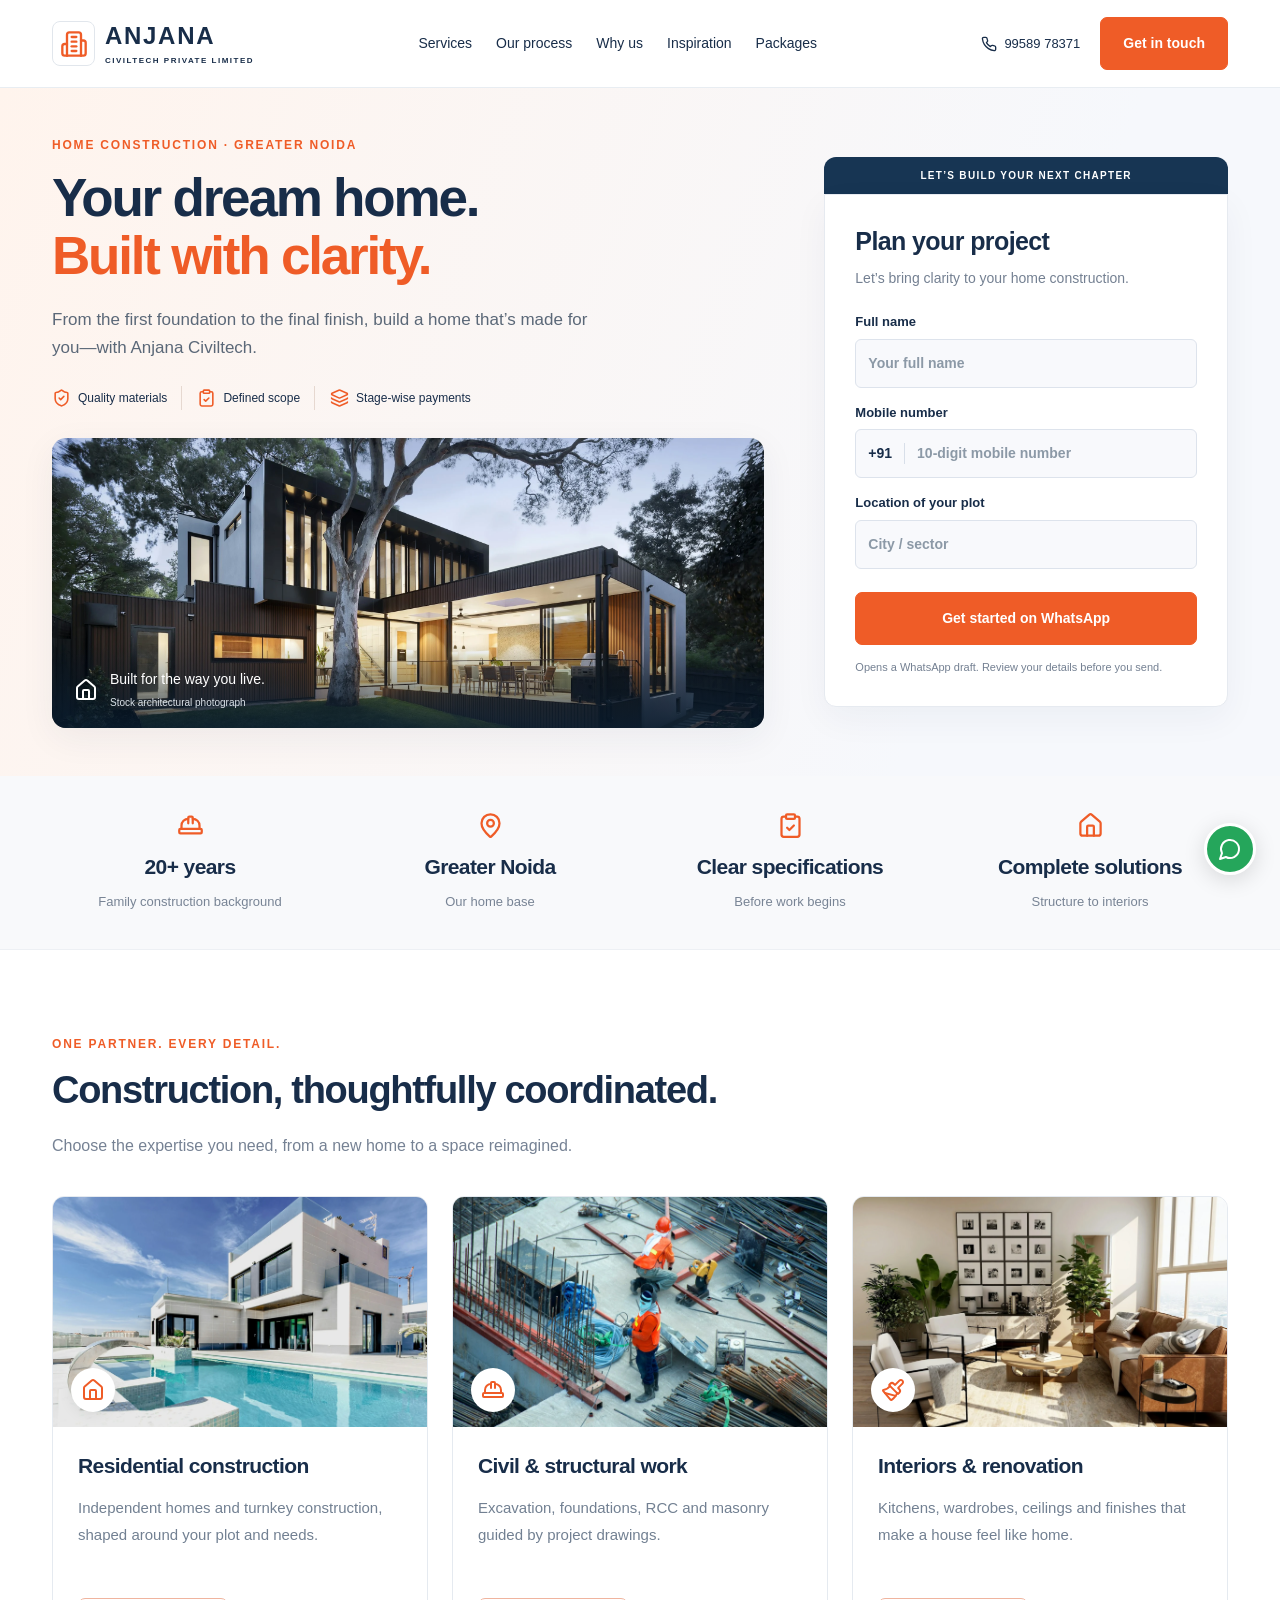
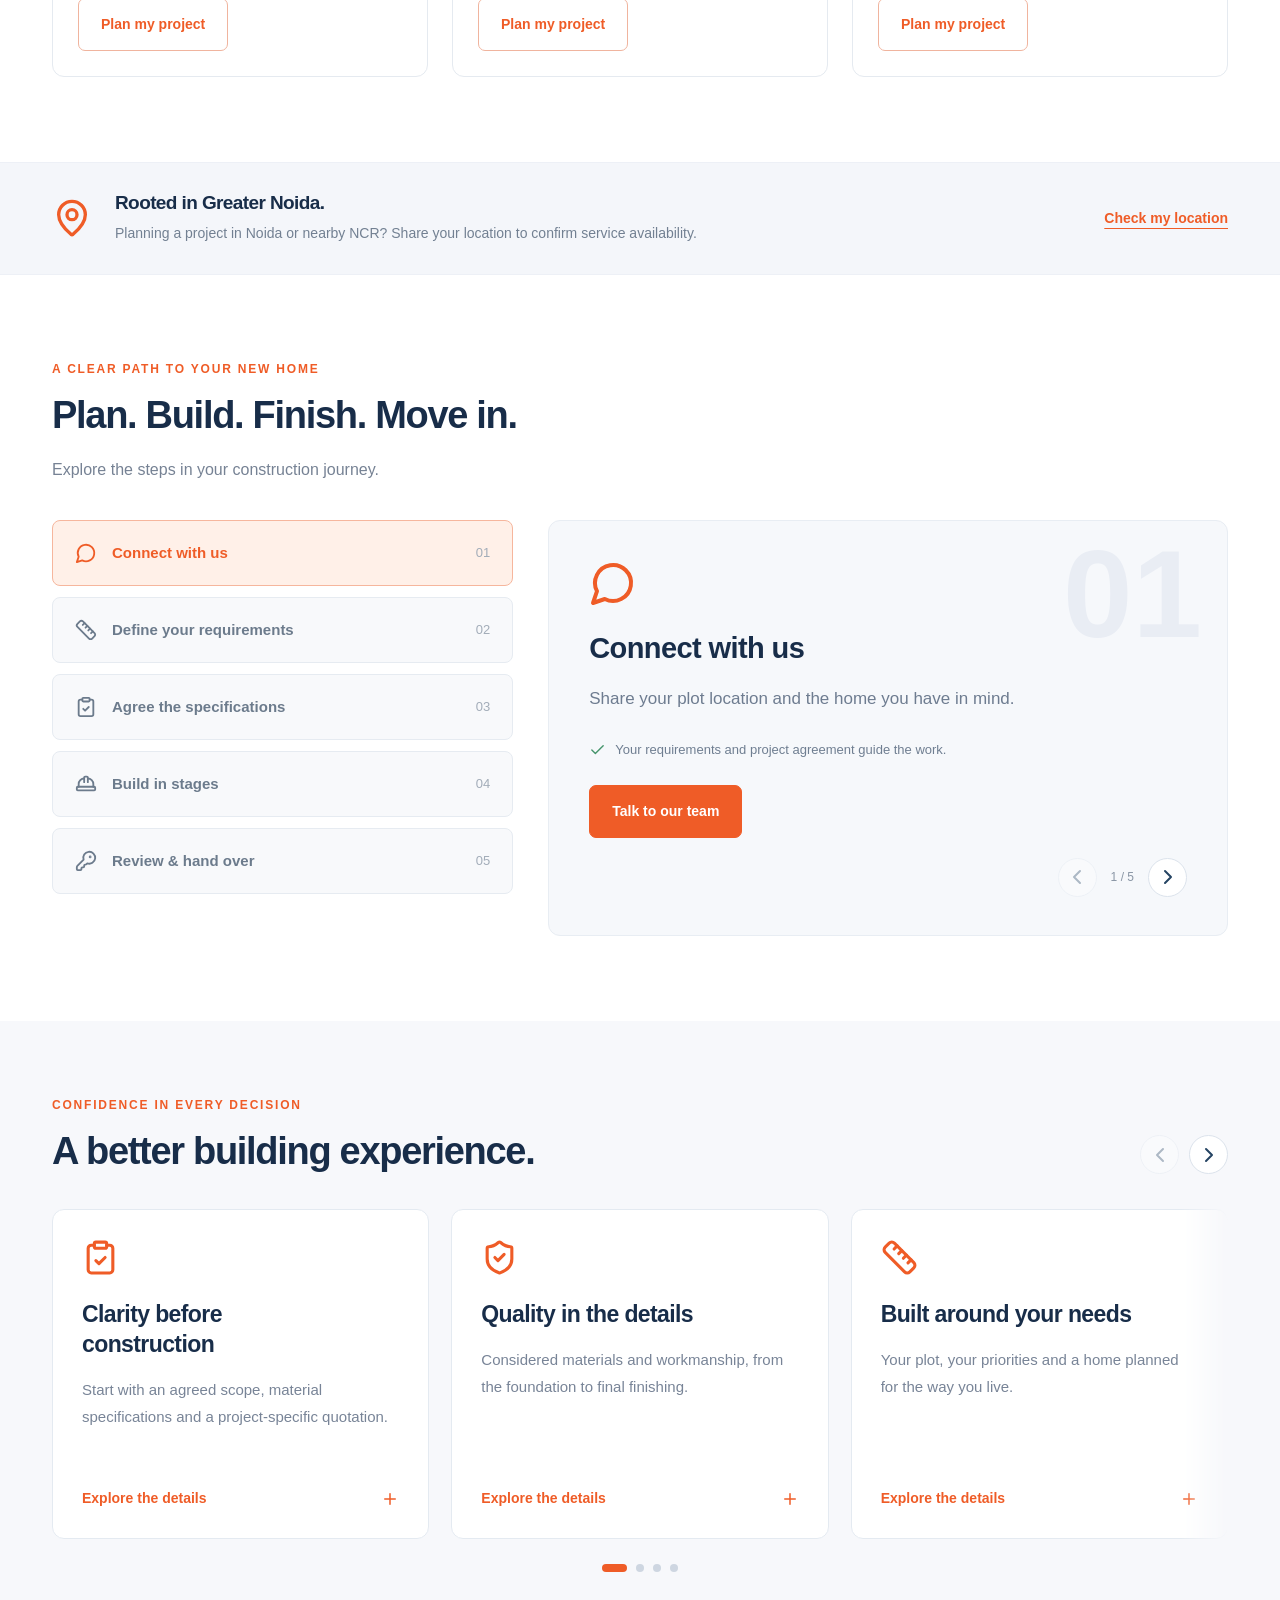
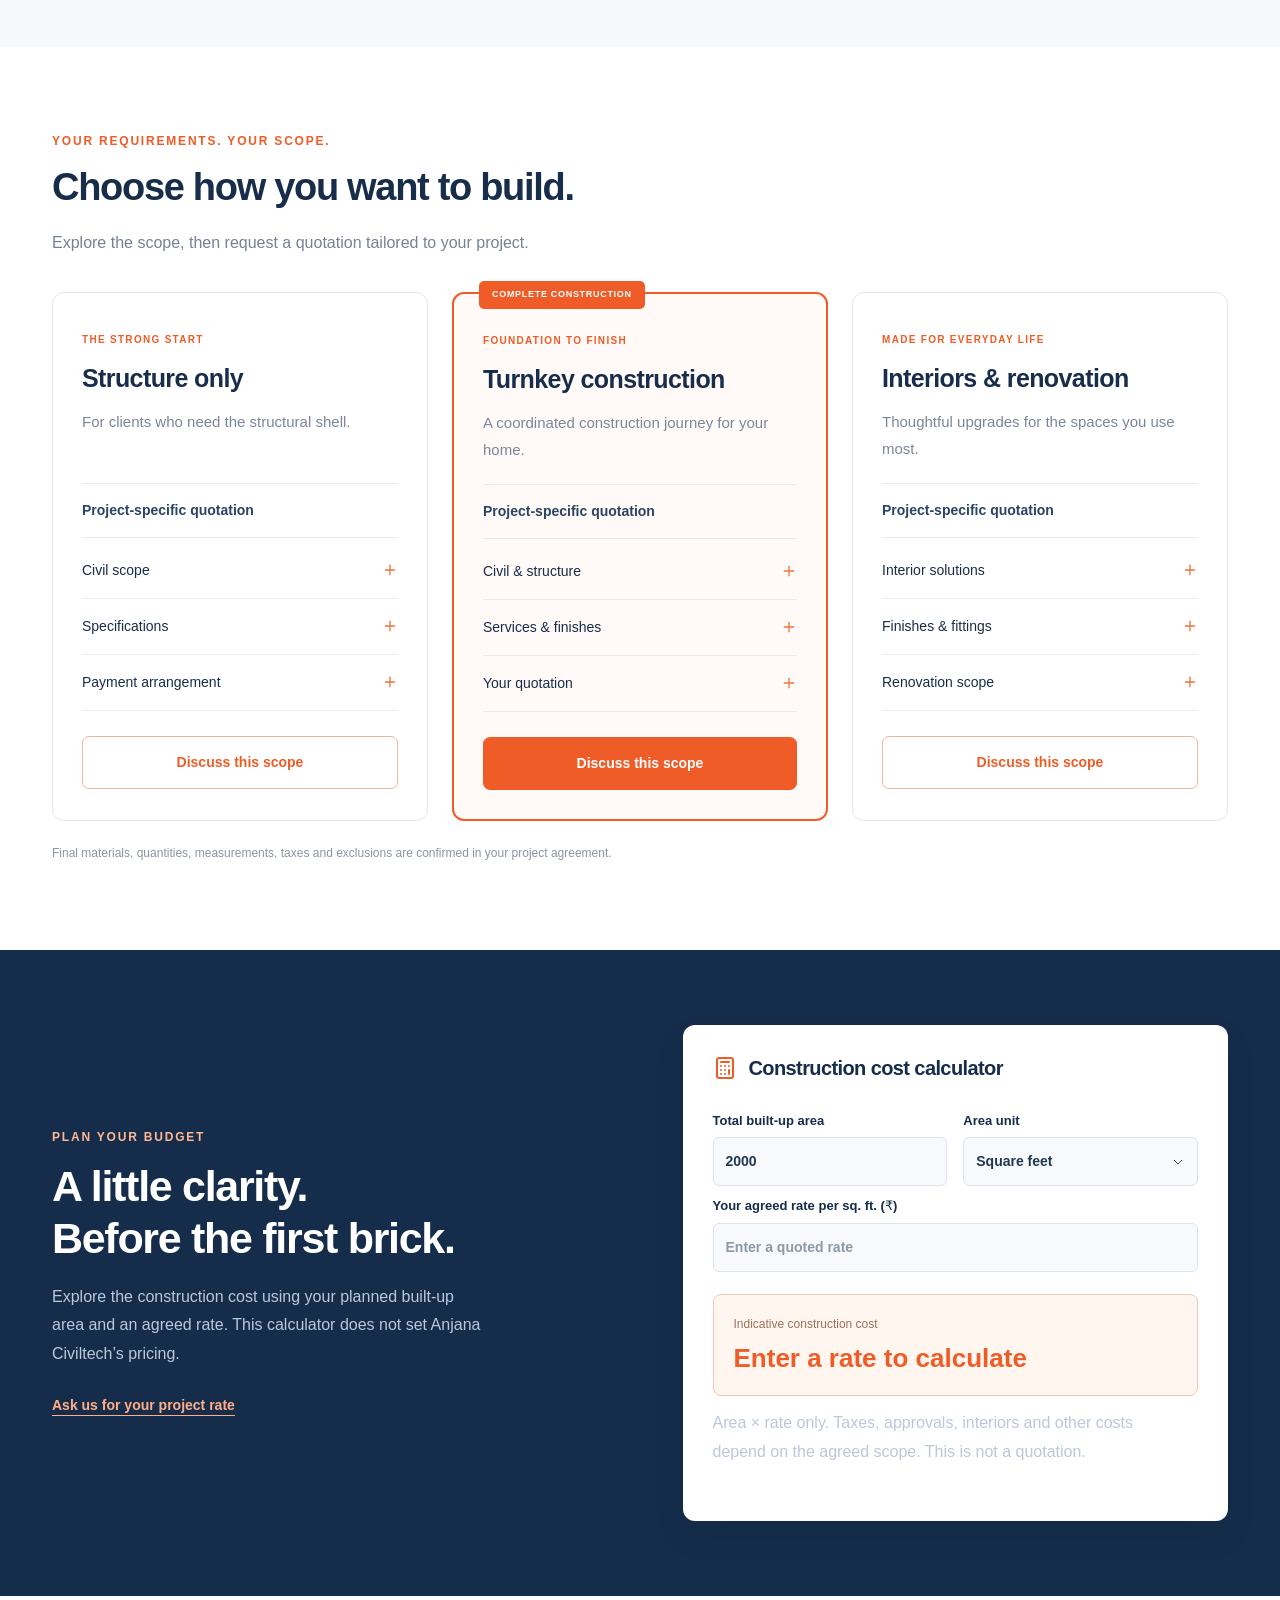
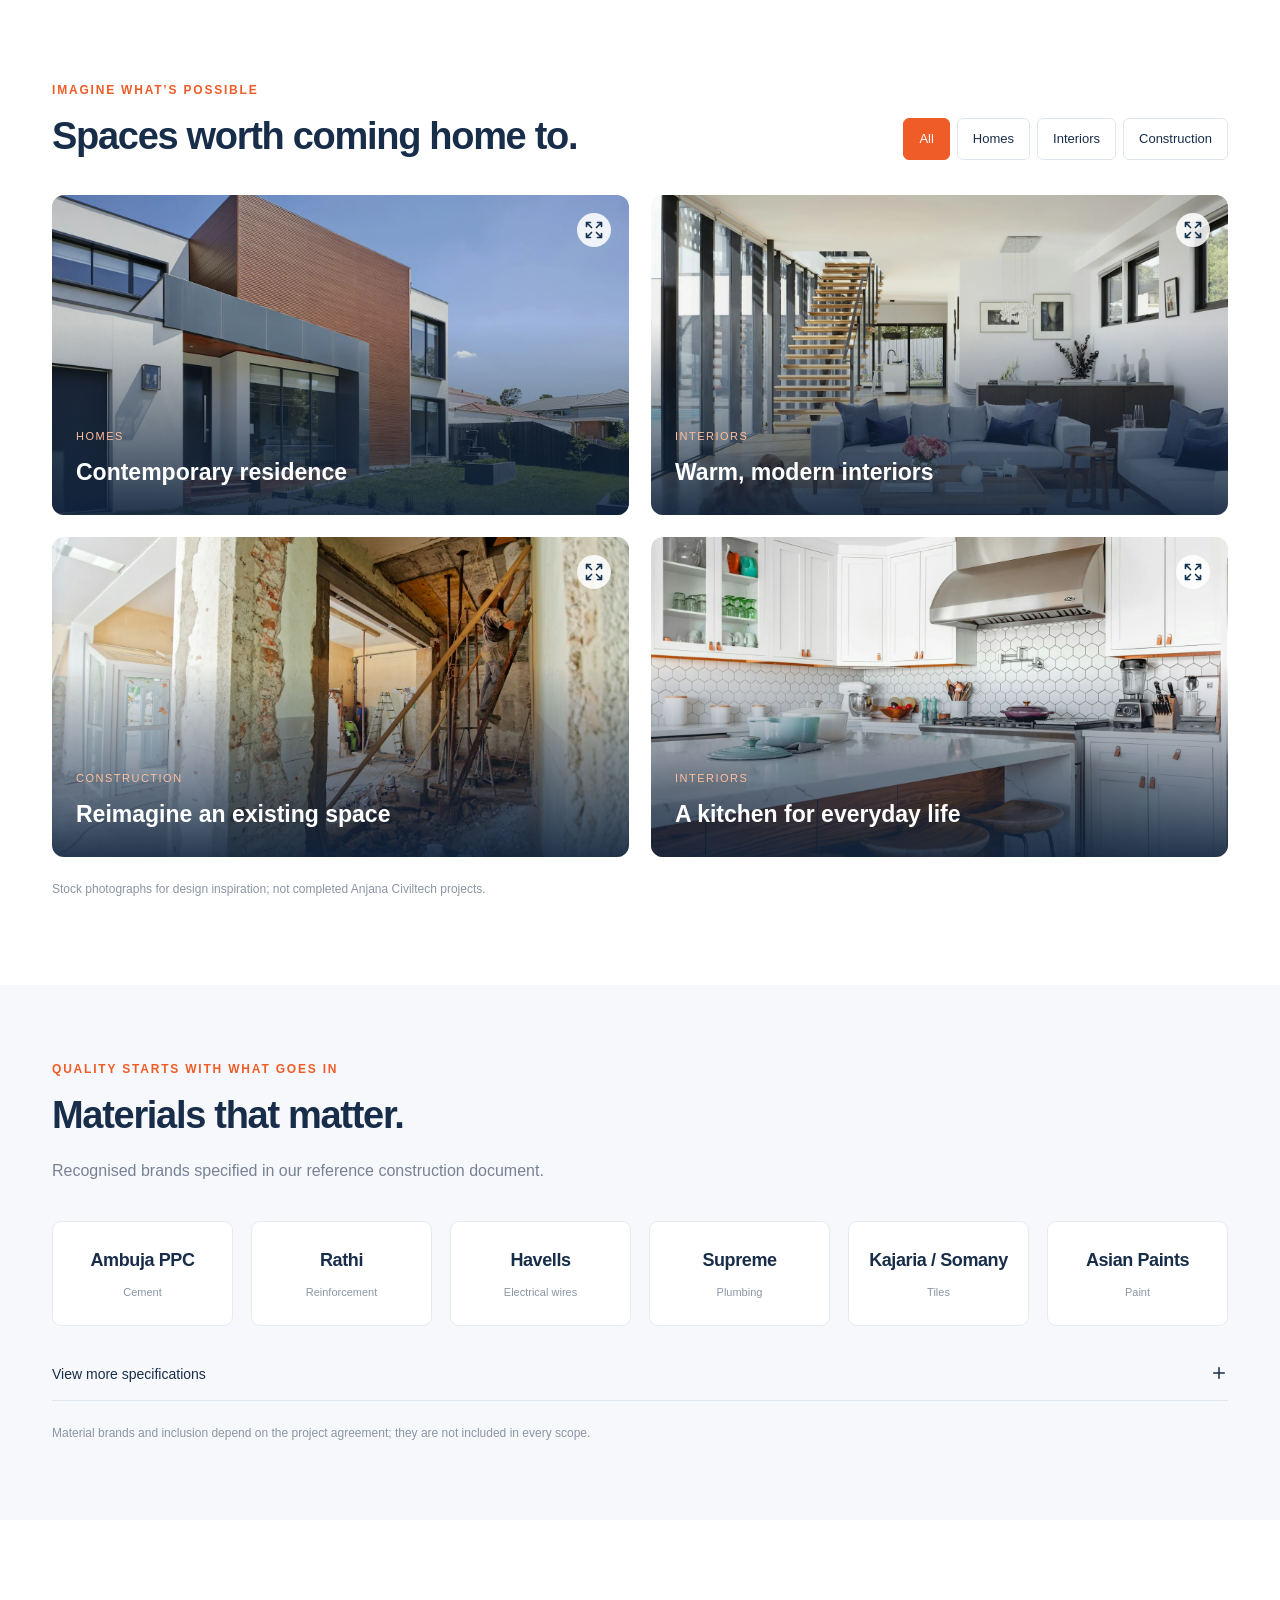
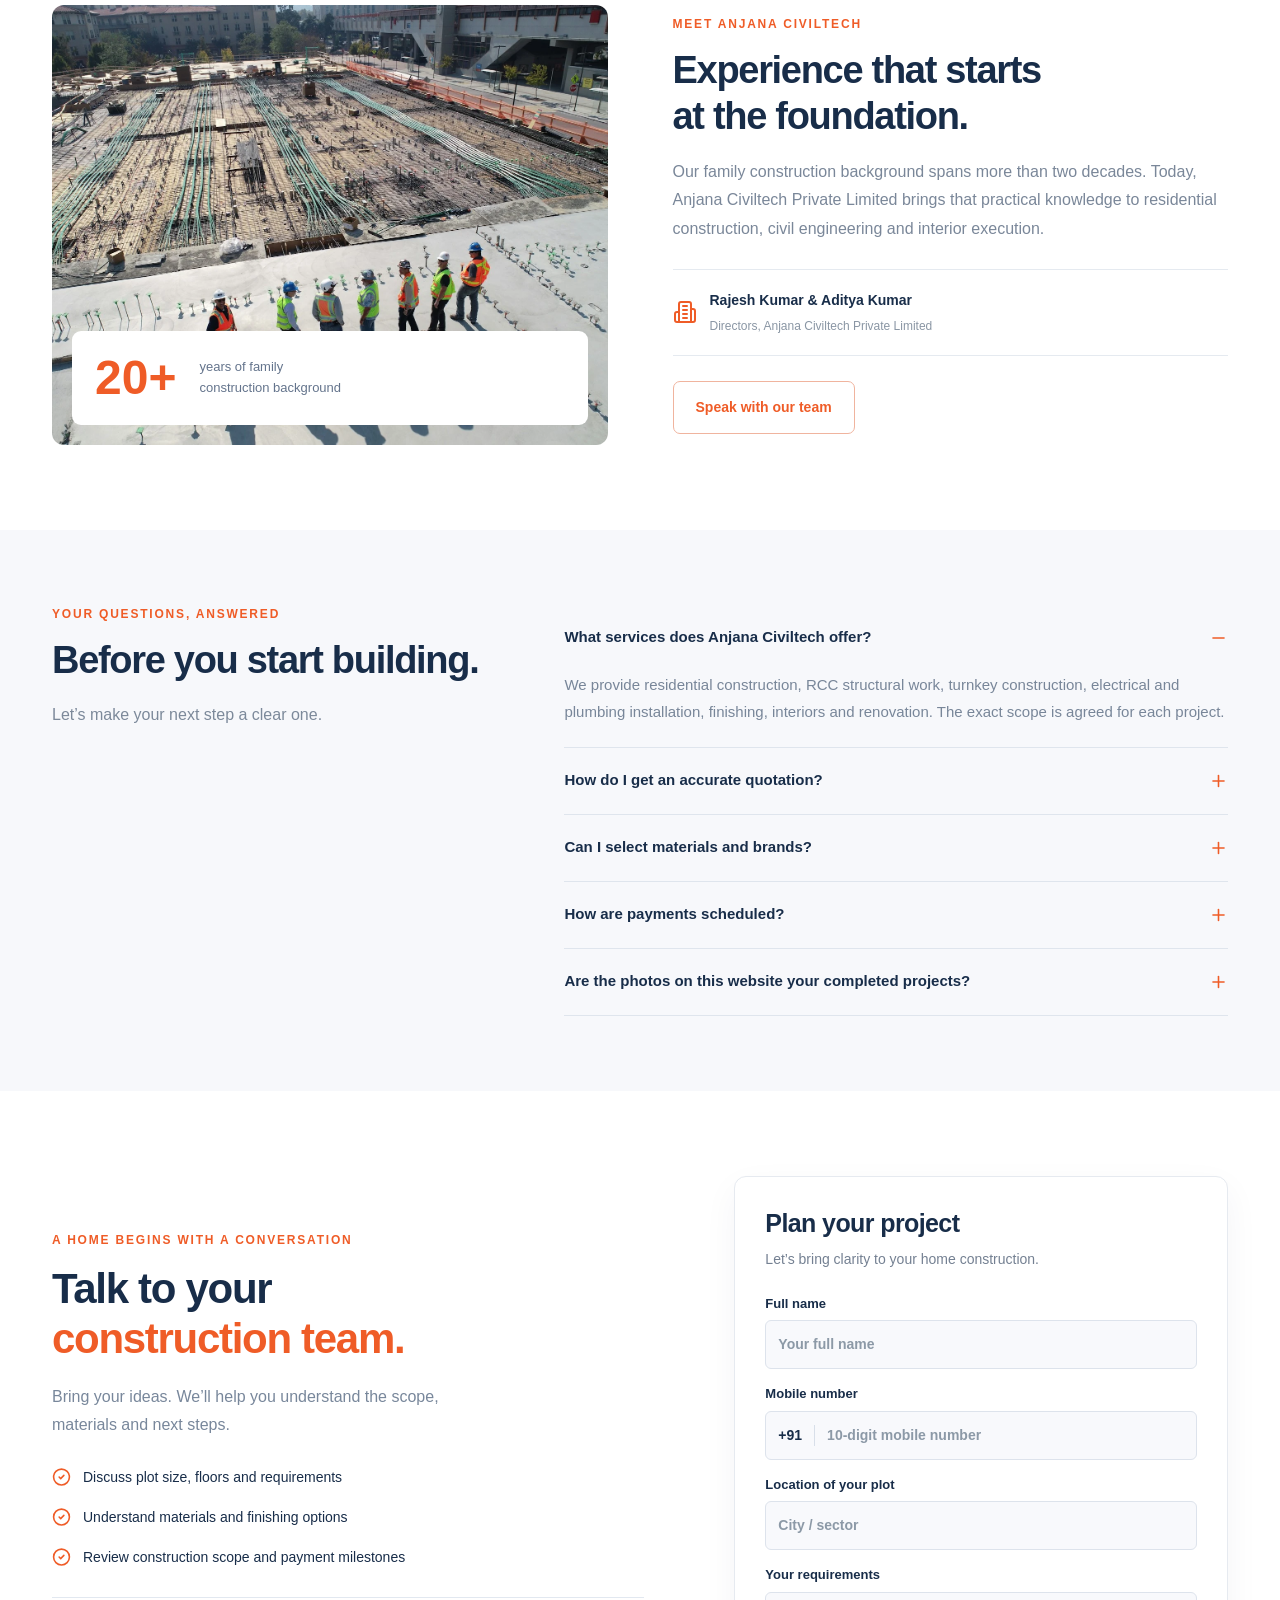
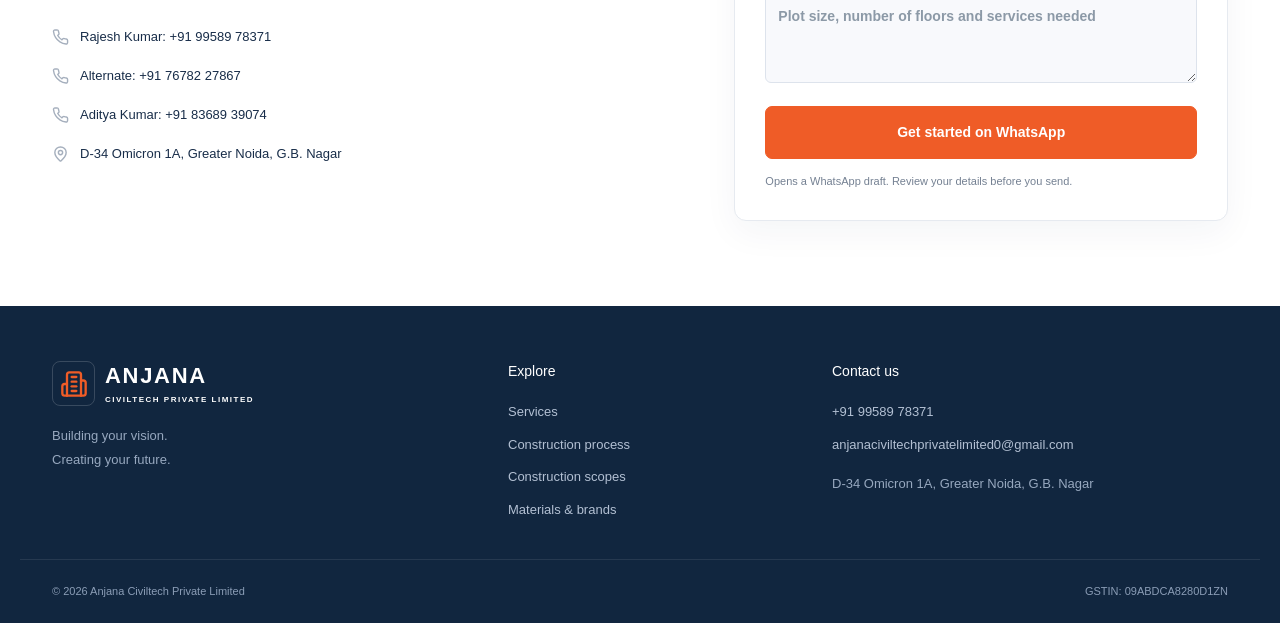
<file: index.html>
<!doctype html><html lang="en-IN"><head><meta charset="UTF-8"/><meta name="viewport" content="width=device-width, initial-scale=1.0"/><meta name="description" content="Anjana Civiltech: residential construction, civil engineering and interiors in Greater Noida. Explore our services and request a consultation."/><title>Anjana Civiltech | Build a home. Build a future.</title><meta name="theme-color" content="#153f35"/>  <script type="module" crossorigin src="./assets/index-CqKufA1H.js"></script>
  <link rel="stylesheet" crossorigin href="./assets/index-CwtaCUrN.css">
</head><body><div id="root"></div></body></html>
</file>
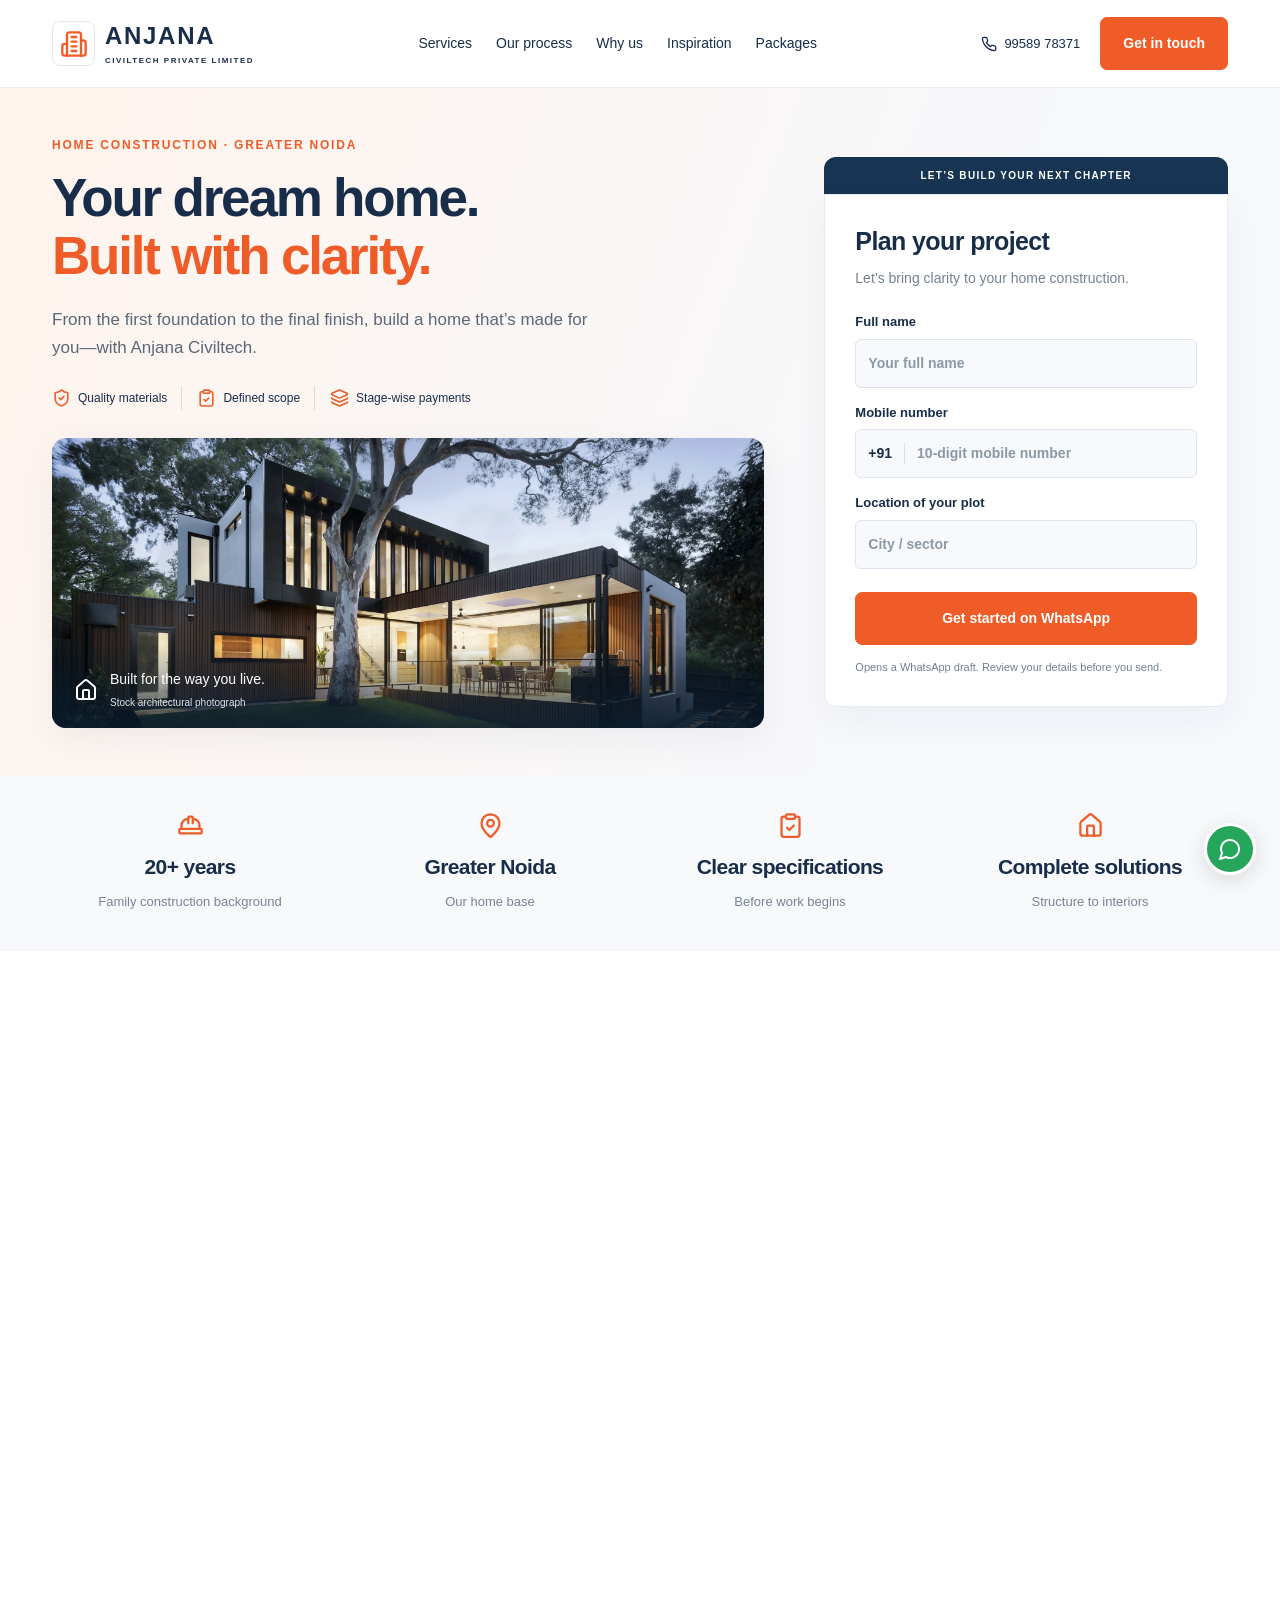
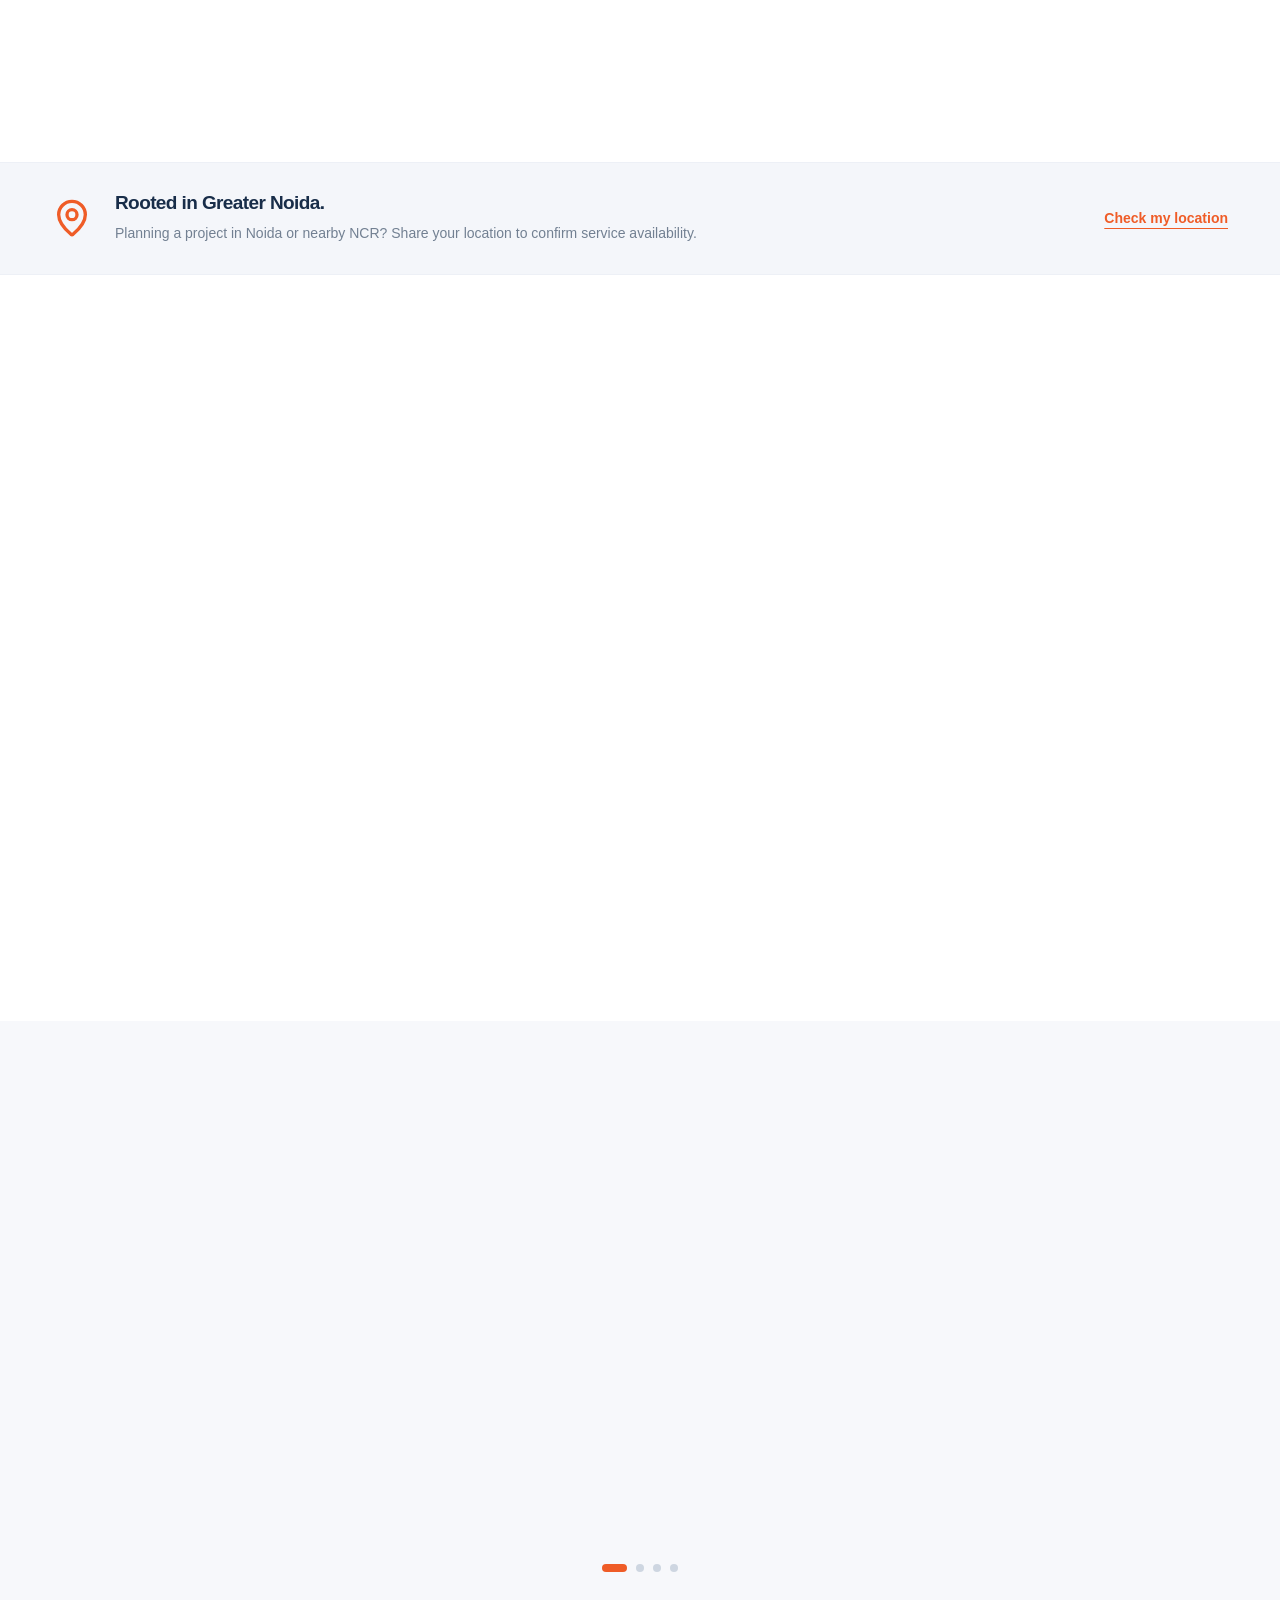
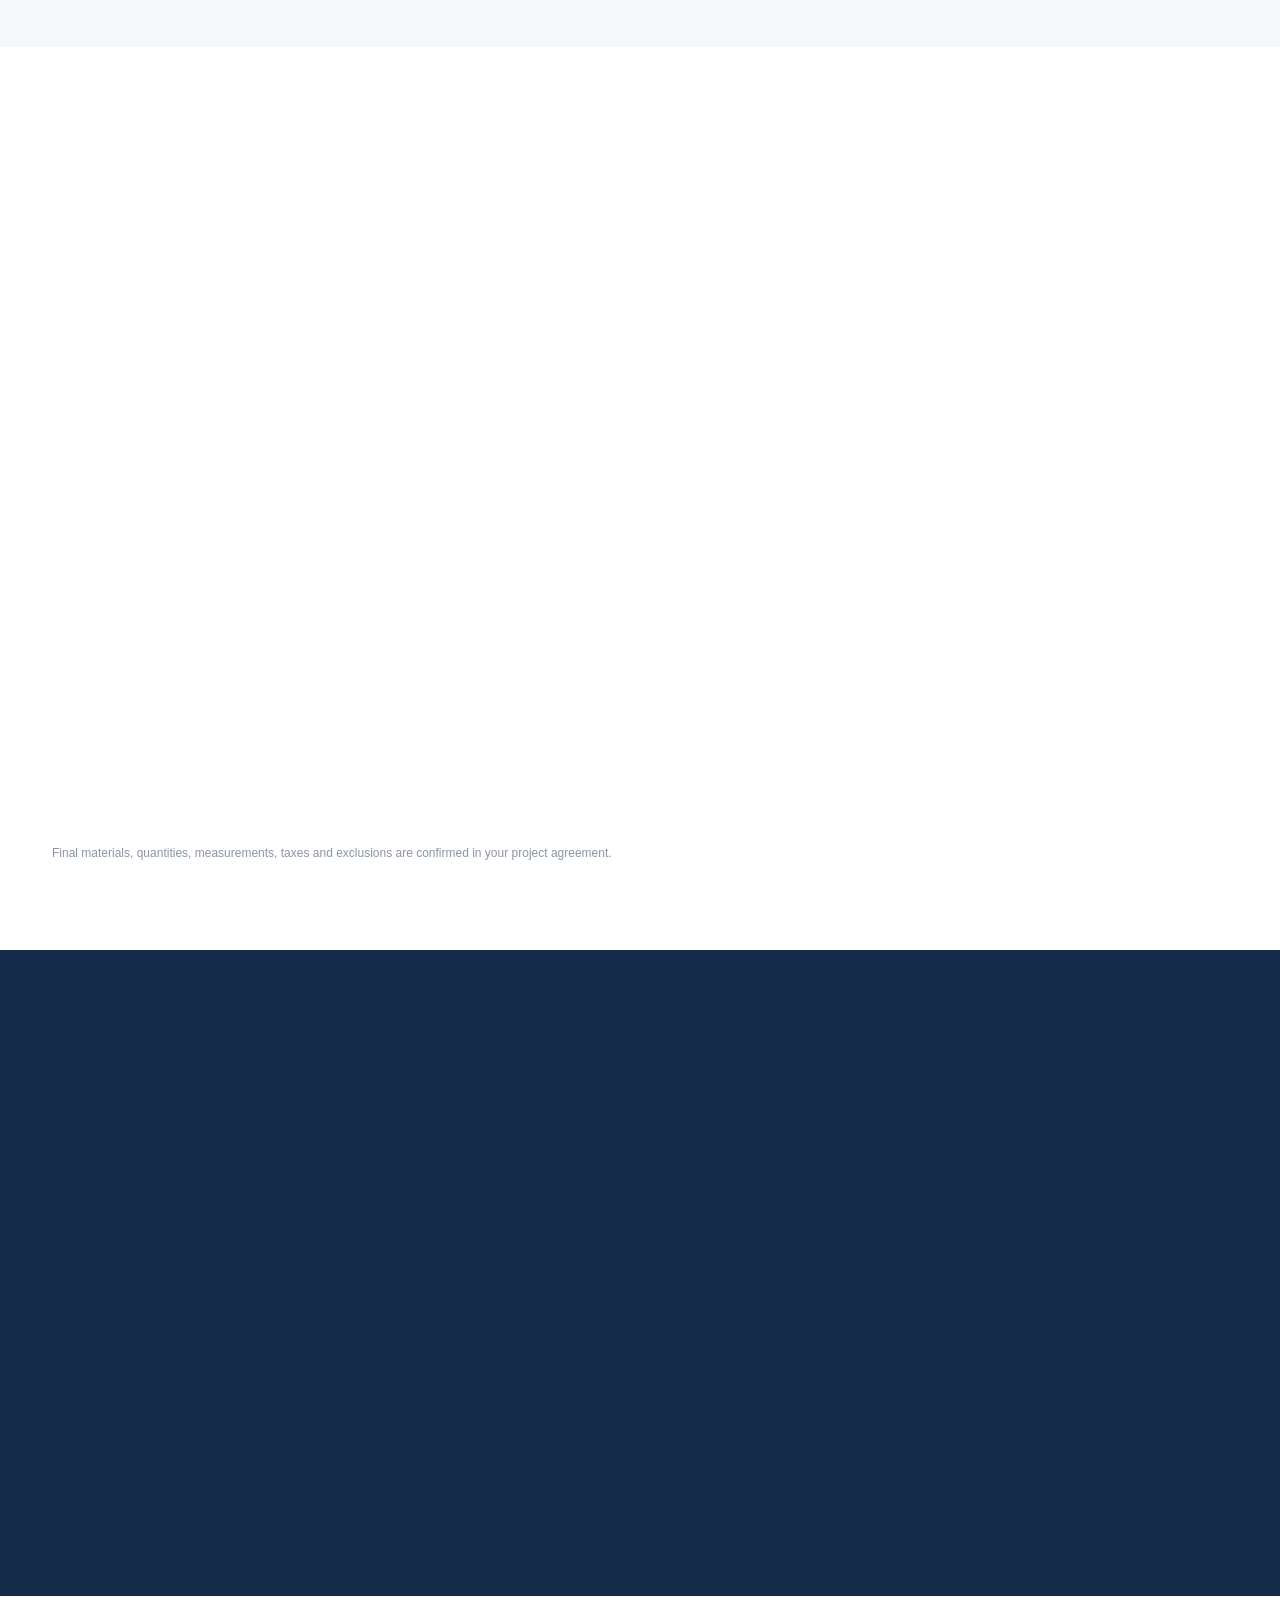
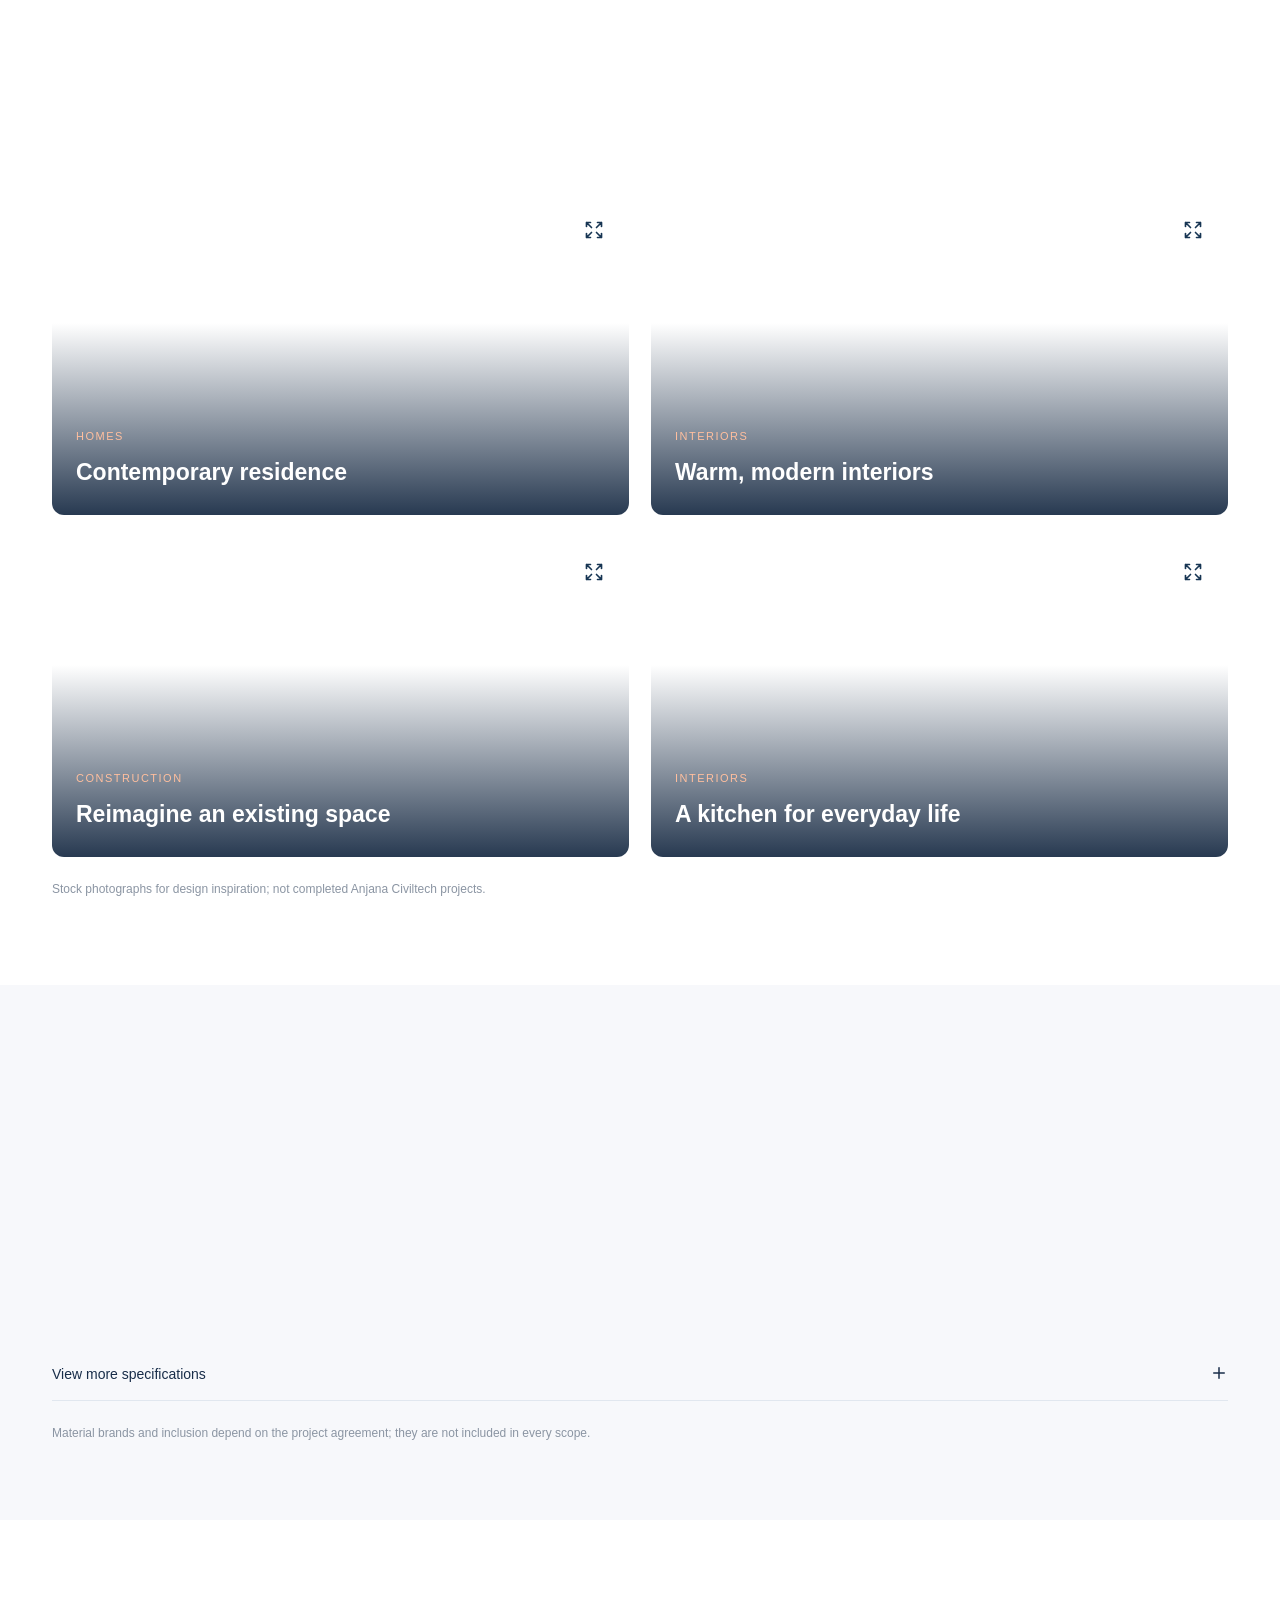
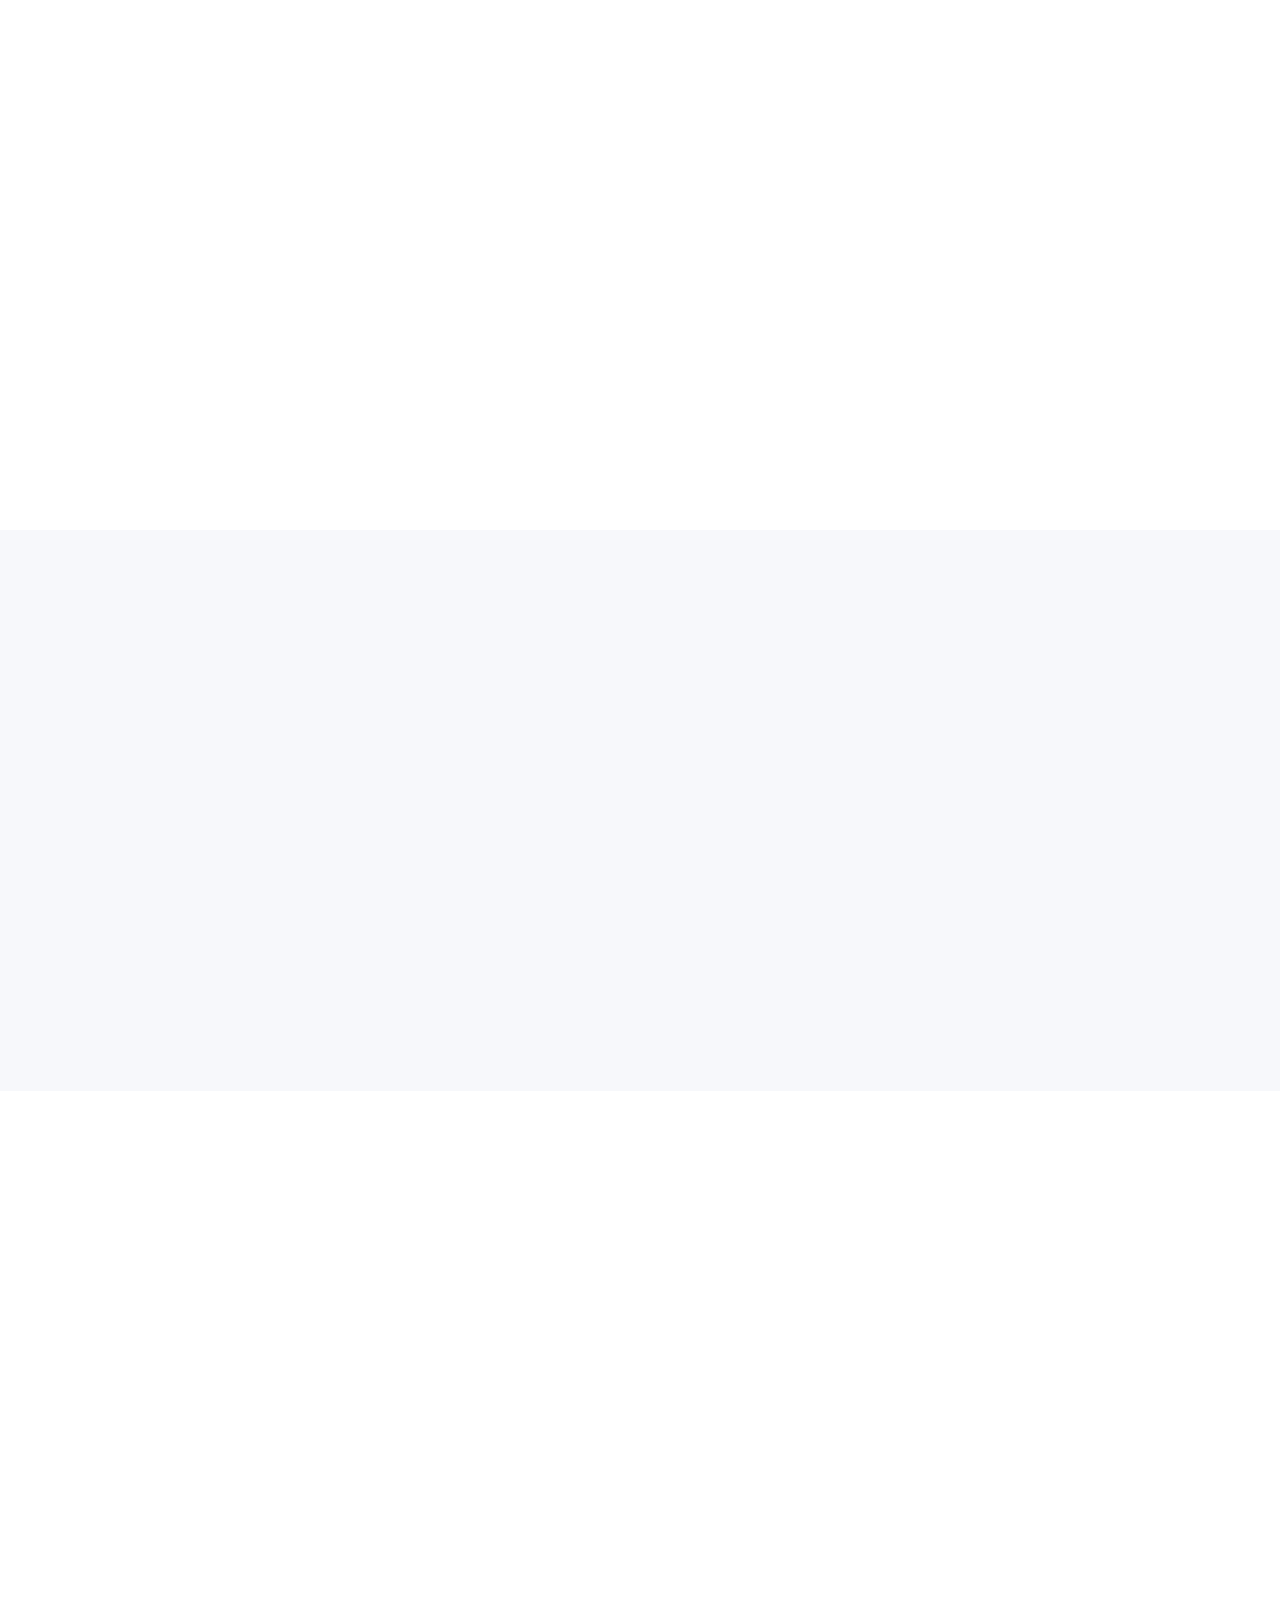
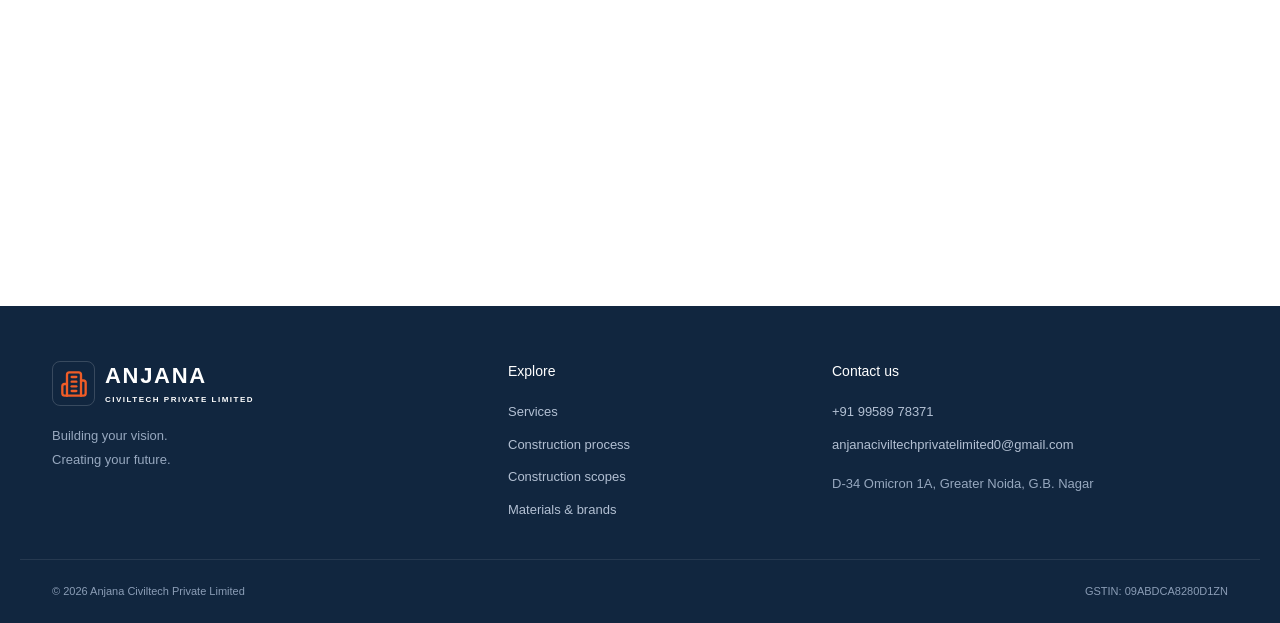
<file: materials/index.html>
<!doctype html><html><head><meta charset="utf-8"><meta http-equiv="refresh" content="0;url=../#materials"><title>Anjana Civiltech</title></head><body><a href="../#materials">Continue to Anjana Civiltech</a></body></html>
</file>
<file: assets/index-CwtaCUrN.css>
/*! tailwindcss v4.3.5 | MIT License | https://tailwindcss.com */@layer properties{@supports (((-webkit-hyphens:none)) and (not (margin-trim:block))) or ((-moz-orient:inline) and (not (color:rgb(from red r g b)))){*,:before,:after,::backdrop{--tw-rotate-x:initial;--tw-rotate-y:initial;--tw-rotate-z:initial;--tw-skew-x:initial;--tw-skew-y:initial;--tw-outline-style:solid;--tw-blur:initial;--tw-brightness:initial;--tw-contrast:initial;--tw-grayscale:initial;--tw-hue-rotate:initial;--tw-invert:initial;--tw-opacity:initial;--tw-saturate:initial;--tw-sepia:initial;--tw-drop-shadow:initial;--tw-drop-shadow-color:initial;--tw-drop-shadow-alpha:100%;--tw-drop-shadow-size:initial}}}@layer theme{:root,:host{--font-sans:-apple-system, BlinkMacSystemFont, "Segoe UI", Roboto, "Helvetica Neue", "Noto Sans", Arial, sans-serif, "Apple Color Emoji", "Segoe UI Emoji", "Segoe UI Symbol", "Noto Color Emoji";--font-mono:ui-monospace, SFMono-Regular, Menlo, Monaco, Consolas, "Liberation Mono", "Courier New", monospace;--spacing:.25rem;--default-transition-duration:.15s;--default-transition-timing-function:cubic-bezier(.4, 0, .2, 1);--default-font-family:var(--font-sans);--default-mono-font-family:var(--font-mono)}}@layer base{*,:after,:before,::backdrop{box-sizing:border-box;border:0 solid;margin:0;padding:0}::file-selector-button{box-sizing:border-box;border:0 solid;margin:0;padding:0}html,:host{-webkit-text-size-adjust:100%;-moz-tab-size:4;tab-size:4;line-height:1.5;font-family:var(--default-font-family,-apple-system, BlinkMacSystemFont, "Segoe UI", Roboto, "Helvetica Neue", "Noto Sans", Arial, sans-serif, "Apple Color Emoji", "Segoe UI Emoji", "Segoe UI Symbol", "Noto Color Emoji");font-feature-settings:var(--default-font-feature-settings,normal);font-variation-settings:var(--default-font-variation-settings,normal);-webkit-tap-highlight-color:transparent}hr{height:0;color:inherit;border-top-width:1px}abbr:where([title]){-webkit-text-decoration:underline dotted;text-decoration:underline dotted}h1,h2,h3,h4,h5,h6{font-size:inherit;font-weight:inherit}a{color:inherit;-webkit-text-decoration:inherit;text-decoration:inherit}b,strong{font-weight:bolder}code,kbd,samp,pre{font-family:var(--default-mono-font-family,ui-monospace, SFMono-Regular, Menlo, Monaco, Consolas, "Liberation Mono", "Courier New", monospace);font-feature-settings:var(--default-mono-font-feature-settings,normal);font-variation-settings:var(--default-mono-font-variation-settings,normal);font-size:1em}small{font-size:80%}sub,sup{vertical-align:baseline;font-size:75%;line-height:0;position:relative}sub{bottom:-.25em}sup{top:-.5em}table{text-indent:0;border-color:inherit;border-collapse:collapse}:-moz-focusring:where(:not(iframe)){outline:auto}progress{vertical-align:baseline}summary{display:list-item}ol,ul,menu{list-style:none}img,svg,video,canvas,audio,iframe,embed,object{vertical-align:middle;display:block}img,video{max-width:100%;height:auto}button,input,select,optgroup,textarea{font:inherit;font-feature-settings:inherit;font-variation-settings:inherit;letter-spacing:inherit;color:inherit;opacity:1;background-color:#0000;border-radius:0}::file-selector-button{font:inherit;font-feature-settings:inherit;font-variation-settings:inherit;letter-spacing:inherit;color:inherit;opacity:1;background-color:#0000;border-radius:0}:where(select:is([multiple],[size])) optgroup{font-weight:bolder}:where(select:is([multiple],[size])) optgroup option{padding-inline-start:20px}::file-selector-button{margin-inline-end:4px}::placeholder{opacity:1}@supports (not ((-webkit-appearance:-apple-pay-button))) or (contain-intrinsic-size:1px){::placeholder{color:currentColor}@supports (color:color-mix(in lab,red,red)){::placeholder{color:color-mix(in oklab,currentcolor 50%,transparent)}}}textarea{resize:vertical}::-webkit-search-decoration{-webkit-appearance:none}::-webkit-date-and-time-value{min-height:1lh;text-align:inherit}::-webkit-datetime-edit{display:inline-flex}::-webkit-datetime-edit-fields-wrapper{padding:0}::-webkit-datetime-edit{padding-block:0}::-webkit-datetime-edit-year-field{padding-block:0}::-webkit-datetime-edit-month-field{padding-block:0}::-webkit-datetime-edit-day-field{padding-block:0}::-webkit-datetime-edit-hour-field{padding-block:0}::-webkit-datetime-edit-minute-field{padding-block:0}::-webkit-datetime-edit-second-field{padding-block:0}::-webkit-datetime-edit-millisecond-field{padding-block:0}::-webkit-datetime-edit-meridiem-field{padding-block:0}::-webkit-calendar-picker-indicator{line-height:1}:-moz-ui-invalid{box-shadow:none}button,input:where([type=button],[type=reset],[type=submit]){-webkit-appearance:button;-moz-appearance:button;appearance:button}::file-selector-button{-webkit-appearance:button;-moz-appearance:button;appearance:button}::-webkit-inner-spin-button{height:auto}::-webkit-outer-spin-button{height:auto}[hidden]:where(:not([hidden=until-found])){display:none!important}}@layer components;@layer utilities{.visible{visibility:visible}.absolute{position:absolute}.fixed{position:fixed}.static{position:static}.block{display:block}.flex{display:flex}.grid{display:grid}.hidden{display:none}.inline{display:inline}.inline-block{display:inline-block}.table{display:table}.transform{transform:var(--tw-rotate-x, ) var(--tw-rotate-y, ) var(--tw-rotate-z, ) var(--tw-skew-x, ) var(--tw-skew-y, )}.resize{resize:both}.grid-cols-2{grid-template-columns:repeat(2,minmax(0,1fr))}.gap-4{gap:calc(var(--spacing) * 4)}.gap-5{gap:calc(var(--spacing) * 5)}.gap-6{gap:calc(var(--spacing) * 6)}.outline{outline-style:var(--tw-outline-style);outline-width:1px}.blur{--tw-blur:blur(8px);filter:var(--tw-blur, ) var(--tw-brightness, ) var(--tw-contrast, ) var(--tw-grayscale, ) var(--tw-hue-rotate, ) var(--tw-invert, ) var(--tw-saturate, ) var(--tw-sepia, ) var(--tw-drop-shadow, )}.filter{filter:var(--tw-blur, ) var(--tw-brightness, ) var(--tw-contrast, ) var(--tw-grayscale, ) var(--tw-hue-rotate, ) var(--tw-invert, ) var(--tw-saturate, ) var(--tw-sepia, ) var(--tw-drop-shadow, )}.filter\!{filter:var(--tw-blur, ) var(--tw-brightness, ) var(--tw-contrast, ) var(--tw-grayscale, ) var(--tw-hue-rotate, ) var(--tw-invert, ) var(--tw-saturate, ) var(--tw-sepia, ) var(--tw-drop-shadow, )!important}.transition{transition-property:color,background-color,border-color,outline-color,text-decoration-color,fill,stroke,--tw-gradient-from,--tw-gradient-via,--tw-gradient-to,opacity,box-shadow,transform,translate,scale,rotate,filter,-webkit-backdrop-filter,backdrop-filter,display,content-visibility,overlay,pointer-events;transition-timing-function:var(--tw-ease,var(--default-transition-timing-function));transition-duration:var(--tw-duration,var(--default-transition-duration))}@media(min-width:40rem){.sm\:grid-cols-2{grid-template-columns:repeat(2,minmax(0,1fr))}.sm\:grid-cols-3{grid-template-columns:repeat(3,minmax(0,1fr))}}@media(min-width:48rem){.md\:grid-cols-3{grid-template-columns:repeat(3,minmax(0,1fr))}.md\:grid-cols-4{grid-template-columns:repeat(4,minmax(0,1fr))}}}:root{color:#182d49;scroll-behavior:smooth;font-synthesis:none;--orange:#ef5c27;--navy:#152d4b;background:#fff;scroll-padding-top:100px;font-family:Arial,Helvetica,sans-serif}*{box-sizing:border-box}body{margin:0}a{color:inherit;text-decoration:none}button,input,select,textarea{font:inherit}button{cursor:pointer}button:disabled{opacity:.35;cursor:default}button,a,input,select,textarea{-webkit-tap-highlight-color:transparent}button:focus-visible,a:focus-visible,summary:focus-visible{outline-offset:4px;outline:3px solid #f48a5c}img{object-fit:cover;width:100%;height:100%;display:block}.wrap{max-width:1240px;margin:0 auto;padding-left:32px;padding-right:32px}.skip{z-index:200;background:#fff;padding:12px;position:fixed;top:-100px}.skip:focus{top:0}header{z-index:60;-webkit-backdrop-filter:blur(14px);backdrop-filter:blur(14px);background:#fffffff5;border-bottom:1px solid #e8edf2;position:sticky;top:0}.nav-row{justify-content:space-between;align-items:center;gap:25px;height:87px;display:flex}.brand{letter-spacing:1.7px;align-items:center;gap:10px;font-size:24px;font-weight:800;line-height:1.15;display:flex}.brand strong{letter-spacing:1.5px;margin-top:6px;font-size:8px;display:block}.brand-icon{width:43px;height:45px;color:var(--orange);border:1px solid #e1e6ec;border-radius:8px;place-items:center;display:grid}.brand-icon svg{width:28px;height:28px}nav{gap:24px;font-size:14px;display:flex}nav a{padding:9px 0;position:relative}nav a:after{content:"";background:var(--orange);height:2px;transition:right .25s;position:absolute;bottom:0;left:0;right:100%}nav a:hover:after,nav a.active:after{right:0}.nav-actions{align-items:center;gap:20px;display:flex}.nav-phone{align-items:center;gap:7px;font-size:13px;display:flex}.btn{background:var(--orange);color:#fff;border:1px solid var(--orange);border-radius:7px;justify-content:center;align-items:center;padding:15px 22px;font-size:14px;font-weight:700;transition:transform .2s,background .2s,box-shadow .2s;display:inline-flex}.btn:hover{background:#d94b1a;transform:translateY(-2px);box-shadow:0 7px 20px #ec5b2724}.btn.secondary{color:var(--orange);background:#fff;border-color:#f0b49e}.btn.secondary:hover{background:#fff3ed}.menu-toggle{display:none}.eyebrow{letter-spacing:1.8px;color:var(--orange);margin-bottom:15px;font-size:12px;font-weight:700;display:block}.eyebrow.light{color:#ffb894}.hero{background:linear-gradient(110deg,#fff4ed,#f6f8fc 75%);padding:48px 0}.hero-grid{grid-template-columns:1.5fr .85fr;align-items:center;gap:60px;display:grid}.hero h1{letter-spacing:-2.2px;margin:0 0 20px;font-size:53px;font-weight:750;line-height:1.1}.hero h1 span,.orange{color:var(--orange)}.hero-copy>p{color:#5b6878;max-width:540px;margin-bottom:23px;font-size:17px;line-height:1.7}.hero-chips{flex-wrap:wrap;gap:15px;margin-bottom:28px;display:flex}.hero-chips span{border-right:1px solid #e6d8d0;align-items:center;gap:7px;padding-right:14px;font-size:12px;display:flex}.hero-chips span:last-child{border:0}.hero-chips svg{width:19px;color:var(--orange)}.hero-image{border-radius:14px;height:290px;position:relative;overflow:hidden;box-shadow:0 10px 35px #182d4910}.hero-image img{animation:1.2s ease-out heroZoom}.hero-image-label{color:#fff;background:linear-gradient(#0000,#0a1e32cc);align-items:center;gap:12px;padding:25px 22px 18px;font-size:14px;display:flex;position:absolute;bottom:0;left:0;right:0}.hero-image-label small{color:#dce3ea;margin-top:5px;font-size:10px;display:block}.hero-form{position:relative}.form-ribbon{text-align:center;letter-spacing:1.3px;color:#fff;background:#173553;border-radius:12px 12px 0 0;padding:11px;font-size:10px;font-weight:700;display:block}.lead-form{background:#fff;border:1px solid #e6eaf0;border-radius:12px;padding:30px;box-shadow:0 12px 35px #1b304b0c}.hero-form .lead-form{border-radius:0 0 12px 12px}.lead-form h3{letter-spacing:-.6px;margin:0 0 9px;font-size:25px;font-weight:700}.lead-form>p{color:#748092;margin-bottom:23px;font-size:14px;line-height:1.6}label{margin-top:15px;font-size:13px;font-weight:600;display:block}input,select,textarea{color:#203952;background:#f8f9fc;border:1px solid #dde3ec;border-radius:6px;width:100%;margin-top:7px;padding:13px 12px;font-size:14px;display:block}input:focus,select:focus,textarea:focus{outline-offset:1px;outline:2px solid #f19c76}textarea{resize:vertical}select{-webkit-appearance:none;-moz-appearance:none;appearance:none;background-image:url("data:image/svg+xml,%3Csvg xmlns='http://www.w3.org/2000/svg' width='18' height='18'%3E%3Cpath d='m5 7 4 4 4-4' fill='none' stroke='%23364c63'/%3E%3C/svg%3E");background-position:right 10px center;background-repeat:no-repeat;padding-right:30px}.phone-input{background:#f8f9fc;border:1px solid #dde3ec;border-radius:6px;align-items:center;margin-top:7px;display:flex}.phone-input>span{border-right:1px solid #d8dfe9;padding:0 12px;font-size:14px}.phone-input input{background:0 0;border:0;min-width:0;margin:0}.lead-form .btn{width:100%;margin-top:23px}.lead-form .form-note{margin:13px 0 0;font-size:11px;line-height:1.7}.lead-form .form-success{color:#24724b;margin:14px 0 0;font-size:12px}.trust-bar{background:#f8f9fb;border-bottom:1px solid #edf0f4;padding:36px 0}.trust-bar .wrap>div{text-align:center}.trust-bar svg{color:var(--orange);width:27px;height:27px;margin:0 auto 12px}.trust-bar strong{letter-spacing:-.6px;font-size:21px;display:block}.trust-bar p{color:#788495;margin-top:7px;font-size:13px}.section{padding-top:85px;padding-bottom:85px}h2{letter-spacing:-1.3px;margin:0 0 18px;font-size:38px;font-weight:700;line-height:1.2}h3{letter-spacing:-.6px;font-size:22px;font-weight:700;line-height:1.3}p{line-height:1.8}.section-title{margin-bottom:35px}.section-title>p,.split-title p{color:#768294;font-size:16px}.service-card{border:1px solid #e5eaf0;border-radius:12px;transition:box-shadow .25s,transform .25s;overflow:hidden}.service-card:hover{transform:translateY(-5px);box-shadow:0 12px 32px #172e4c10}.image-box{height:230px;position:relative;overflow:hidden}.image-box img{transition:transform .7s}.service-card:hover img{transform:scale(1.05)}.round-icon{width:44px;height:44px;color:var(--orange);background:#fff;border-radius:50%;place-items:center;display:grid;position:absolute;bottom:15px;left:18px;box-shadow:0 3px 15px #0001}.card-body{padding:25px}.card-body h3{font-size:21px}.card-body p{color:#728092;min-height:82px;margin:15px 0 22px;font-size:15px}.location-band{background:#f4f6fa;border-block:1px solid #edf0f6}.location-band .wrap{align-items:center;gap:23px;padding-top:28px;padding-bottom:28px;display:flex}.location-band .wrap>svg{width:40px;height:40px;color:var(--orange);flex-shrink:0}.location-band h3{font-size:19px}.location-band p{color:#728092;margin-top:5px;font-size:14px}.text-button{color:var(--orange);text-underline-offset:5px;white-space:nowrap;font-size:14px;font-weight:700;text-decoration:underline}.location-band .text-button{margin-left:auto}.process-layout{grid-template-columns:.95fr 1.4fr;gap:35px;display:grid}.process-tabs{flex-direction:column;gap:11px;display:flex}.process-tabs button{text-align:left;color:#6c7b8c;background:#f8f9fb;border:1px solid #e6ebf1;border-radius:8px;align-items:center;gap:15px;padding:20px 22px;transition:background .2s,color .2s;display:flex}.process-tabs button[aria-selected=true]{color:var(--orange);background:#fff0e8;border-color:#f6b69d}.process-tabs svg{width:22px}.process-tabs span{font-size:15px;font-weight:600}.process-tabs small{color:#a2acb8;margin-left:auto;font-size:13px}.stage-panel{background:#f6f8fb;border:1px solid #e8edf3;border-radius:12px;padding:38px 40px;animation:.35s ease-out panelIn;position:relative;overflow:hidden}.stage-panel>svg{color:var(--orange);margin:0 0 23px}.stage-number{color:#e9edf4;font-size:125px;font-weight:800;line-height:1;position:absolute;top:10px;right:25px}.stage-panel h3{margin-bottom:16px;font-size:29px;position:relative}.stage-panel>p{color:#6e7c90;max-width:430px;font-size:17px}.stage-check{color:#6f7e91;align-items:center;gap:9px;margin:23px 0;font-size:13px;display:flex}.stage-check svg{color:#46956c;flex-shrink:0;width:17px}.stage-controls{color:#8a96a5;justify-content:flex-end;align-items:center;gap:14px;margin-top:20px;font-size:12px;display:flex}.stage-controls button,.carousel-controls button{color:#254463;background:#fff;border:1px solid #dce3ec;border-radius:50%;place-items:center;width:39px;height:39px;display:grid}.soft-section{background:#f7f8fb;padding:75px 0}.split-title{justify-content:space-between;align-items:end;gap:30px;margin-bottom:35px;display:flex}.split-title h2{margin-bottom:0}.carousel-controls{gap:10px;display:flex}.benefit-window{overflow:hidden}.benefit-track{transform:translate(calc(var(--slide) * -1 * (33.3333% + 7.33333px)));gap:22px;transition:transform .55s cubic-bezier(.22,.68,0,1);display:flex}.benefit-card{background:#fff;border:1px solid #e4eaf1;border-radius:12px;flex-direction:column;flex:0 0 calc(33.3333% - 14.6667px);min-height:330px;padding:29px;display:flex}.benefit-card>svg{color:var(--orange);margin-bottom:24px}.benefit-card h3{max-width:265px;font-size:23px}.benefit-card p{color:#788497;margin:16px 0 25px;font-size:15px}.benefit-card>button{color:var(--orange);justify-content:space-between;align-items:center;margin-top:auto;font-size:14px;font-weight:600;display:flex}.carousel-dots{justify-content:center;gap:9px;margin-top:25px;display:flex}.carousel-dots button{background:#ced6e1;border-radius:10px;width:8px;height:8px;transition:width .25s,background .25s}.carousel-dots button[aria-pressed=true]{background:var(--orange);width:25px}.package-card{border:1px solid #e0e6ef;border-radius:12px;flex-direction:column;padding:29px;display:flex;position:relative}.package-card.featured{border:2px solid var(--orange);background:#fffaf7}.package-card .eyebrow{letter-spacing:1.3px;margin-top:10px;font-size:10px}.package-card h3{font-size:25px}.package-card>p{color:#7b8798;min-height:55px;margin:13px 0 20px;font-size:15px}.package-badge{background:var(--orange);color:#fff;letter-spacing:.7px;border-radius:5px;padding:7px 13px;font-size:9px;font-weight:700;position:absolute;top:-13px;left:25px}.quote-label{color:#2a4465;border-block:1px solid #e6eaf0;margin-bottom:5px;padding:16px 0;font-size:14px;font-weight:700}.package-card details{border-bottom:1px solid #e8ebf0}.package-card summary{cursor:pointer;justify-content:space-between;align-items:center;gap:12px;padding:17px 0;font-size:14px;list-style:none;display:flex}.package-card summary svg{color:#ec743f;flex-shrink:0;transition:transform .2s}.package-card details[open] svg{transform:rotate(45deg)}.package-card details p{color:#788497;padding-bottom:18px;font-size:14px}.package-card .btn{margin-top:25px}.fine-print{color:#8b95a3;margin-top:22px;font-size:12px;line-height:1.8}.estimate-section{background:var(--navy);color:#fff;padding:75px 0}.estimate-grid{grid-template-columns:1fr 1fr;align-items:center;gap:85px;display:grid}.estimate-grid h2{font-size:43px}.estimate-grid>div>p{color:#bbc8d9;max-width:430px;margin-bottom:24px;font-size:16px}.text-button.light{color:#ffae88}.calculator{color:var(--navy);background:#fff;border-radius:12px;padding:30px;box-shadow:0 15px 35px #0001}.calc-heading{align-items:center;gap:12px;margin-bottom:20px;display:flex}.calc-heading>svg{color:var(--orange)}.calc-heading h3{font-size:20px}.calculator label{margin-top:10px}.estimate-result{background:#fff6f0;border:1px solid #f6c6b3;border-radius:8px;margin-top:22px;padding:20px}.estimate-result span{color:#9b725c;font-size:12px;display:block}.estimate-result strong{color:var(--orange);margin-top:9px;font-size:26px;line-height:1.3;display:block}.calculator>p{color:#7d8999;margin-top:13px;font-size:11px}.filter-tabs{flex-wrap:wrap;gap:7px;display:flex}.filter-tabs button{border:1px solid #e0e6ed;border-radius:6px;padding:10px 15px;font-size:13px;transition:all .2s}.filter-tabs button[aria-pressed=true]{background:var(--orange);color:#fff;border-color:var(--orange)}.gallery-grid{grid-template-columns:1fr 1fr;gap:22px;display:grid}.gallery-card{text-align:left;border-radius:12px;height:320px;animation:.4s panelIn;position:relative;overflow:hidden}.gallery-card:after{content:"";background:linear-gradient(#0000,#10243ee6);position:absolute;top:40%;right:0;bottom:0;left:0}.gallery-card img{transition:transform .6s}.gallery-card:hover img{transform:scale(1.05)}.gallery-caption{z-index:1;color:#fff;position:absolute;bottom:25px;left:24px}.gallery-caption small{text-transform:uppercase;letter-spacing:1.5px;color:#ffbf9e;font-size:11px}.gallery-caption strong{margin-top:8px;font-size:23px;font-weight:600;display:block}.expand-icon{color:#173553;background:#fffd;border-radius:50%;place-items:center;width:34px;height:34px;transition:transform .2s;display:grid;position:absolute;top:18px;right:18px}.gallery-card:hover .expand-icon{transform:scale(1.1)}.material-grid{grid-template-columns:repeat(6,1fr);gap:18px;display:grid}.material-grid>div{text-align:center;background:#fff;border:1px solid #e6ebf2;border-radius:9px;padding:25px 12px}.material-grid strong{letter-spacing:-.4px;font-size:18px;font-weight:700;display:block}.material-grid span{color:#8a96a4;margin-top:10px;font-size:11px;display:block}.more-materials{border-bottom:1px solid #e1e7ef;margin-top:23px}.more-materials summary{cursor:pointer;justify-content:space-between;padding:15px 0;font-size:14px;display:flex}.more-materials>div{color:#798698;padding:20px 0;font-size:14px}.about-grid{grid-template-columns:1fr 1fr;align-items:center;gap:65px;display:grid}.about-image{border-radius:12px;height:440px;position:relative;overflow:hidden}.about-image>div{background:#fff;border-radius:9px;align-items:center;gap:23px;padding:23px;display:flex;position:absolute;bottom:20px;left:20px;right:20px}.about-image strong{color:var(--orange);font-size:48px;font-weight:700;line-height:1}.about-image span{color:#64748c;font-size:13px;line-height:1.6}.about-grid>div>p{color:#7a8799;font-size:16px}.leadership{border-block:1px solid #e5eaf0;align-items:center;gap:13px;margin:25px 0;padding:20px 0;display:flex}.leadership>svg{color:var(--orange)}.leadership strong{font-size:14px;display:block}.leadership small{color:#8a96a4;margin-top:6px;font-size:12px;display:block}.faq-grid{grid-template-columns:.8fr 1.2fr;gap:70px;display:grid}.faq-grid>div>p{color:#7c899a;font-size:16px}.faq-item{border-bottom:1px solid #dfe5ed}.faq-item>button{text-align:left;justify-content:space-between;align-items:center;gap:20px;width:100%;padding:21px 0;font-size:15px;font-weight:600;display:flex}.faq-item>button svg{width:19px;color:var(--orange);flex-shrink:0}.faq-answer{grid-template-rows:0fr;transition:grid-template-rows .35s;display:grid}.faq-answer.expanded{grid-template-rows:1fr}.faq-answer>div{overflow:hidden}.faq-answer p{color:#788699;padding-bottom:22px;font-size:15px}.contact-grid{grid-template-columns:1.2fr 1fr;align-items:center;gap:90px;display:grid}.contact-grid h2{font-size:42px}.contact-grid>div>p{color:#78879b;max-width:400px;font-size:16px}.consult-list{margin:25px 0;padding:0;list-style:none}.consult-list li{align-items:center;gap:12px;margin:16px 0;font-size:14px;display:flex}.consult-list svg{color:var(--orange);flex-shrink:0;width:19px}.contact-links{border-top:1px solid #e2e8f0;margin-top:28px;padding-top:12px}.contact-links a{align-items:center;gap:11px;margin-top:15px;font-size:13px;display:flex}.contact-links svg{color:#a5afbd;flex-shrink:0;width:17px}footer{color:#dbe3ef;background:#11263f;padding-top:55px}.footer-grid{grid-template-columns:1.2fr .8fr 1.2fr;gap:60px;display:grid}footer .brand-icon{border-color:#ffffff2a}footer .brand{color:#fff;font-size:22px}footer p{color:#97a8bf;margin-top:18px;font-size:13px;line-height:1.8}footer h4{color:#fff;margin-bottom:20px;font-size:14px}footer .footer-grid>div>a:not(.brand){color:#b3c0d3;margin-top:13px;font-size:13px;display:block}.email{overflow-wrap:anywhere}.footer-bottom{color:#8b9db6;border-top:1px solid #ffffff16;justify-content:space-between;gap:20px;margin-top:40px;padding-top:23px;padding-bottom:23px;font-size:11px;display:flex}.whatsapp-float{z-index:50;color:#fff;background:#25a65b;border:3px solid #fff;border-radius:50%;place-items:center;width:52px;height:52px;display:grid;position:fixed;bottom:25px;right:24px;box-shadow:0 5px 22px #0002}.mobile-bottom{display:none}.modal-backdrop{-webkit-backdrop-filter:blur(5px);backdrop-filter:blur(5px);z-index:100;background:#091d36b3;justify-content:center;align-items:center;padding:24px;animation:.2s fadeIn;display:flex;position:fixed;top:0;right:0;bottom:0;left:0}.modal-panel{background:#fff;border-radius:14px;width:100%;max-width:850px;max-height:90vh;animation:.25s panelIn;position:relative;overflow:auto;box-shadow:0 25px 80px #0004}.modal-panel:has(.lead-form){max-width:450px}.modal-close{z-index:2;color:#354b64;background:#fff;border-radius:50%;place-items:center;width:33px;height:33px;display:grid;position:absolute;top:12px;right:12px;box-shadow:0 2px 9px #0002}.modal-close svg{width:19px}.modal-panel .lead-form{box-shadow:none;border:0;padding-top:40px}.benefit-detail{padding:55px 45px}.benefit-detail>svg{color:var(--orange);margin-bottom:22px}.benefit-detail p{color:#718199;max-width:660px;margin:20px 0 30px}.lightbox>img{object-fit:contain;background:#13253a;height:min(65vh,600px)}.lightbox>div{justify-content:space-between;align-items:center;gap:15px;padding:22px;display:flex}.lightbox p{text-align:center;font-size:16px;font-weight:600}.lightbox small{color:#93a0b1;font-size:11px;font-weight:400;display:block}.lightbox button{border:1px solid #e1e6ed;border-radius:50%;padding:7px}.reveal{opacity:1;transform:none}.reveal:not(.visible){opacity:0;transform:translateY(25px)}.reveal.visible{transition:opacity .7s,transform .7s cubic-bezier(.21,.68,.2,1)}@keyframes panelIn{0%{opacity:0;transform:translateY(12px)}to{opacity:1;transform:translateY(0)}}@keyframes fadeIn{0%{opacity:0}to{opacity:1}}@keyframes heroZoom{0%{transform:scale(1.06)}to{transform:scale(1)}}@media(min-width:769px){.benefit-track{padding-right:0}.benefit-window{-webkit-mask-image:linear-gradient(90deg,#000 96%,#0000);mask-image:linear-gradient(90deg,#000 96%,#0000)}}@media(max-width:1150px){.nav-phone{display:none}nav{gap:16px;font-size:13px}.hero-grid{gap:30px}.hero h1{font-size:46px}.material-grid{grid-template-columns:repeat(3,1fr)}.contact-grid{gap:50px}.estimate-grid{gap:45px}.benefit-track{transform:translate(calc(min(var(--slide),3)*-1*(33.3333% + 7.33333px)))}}@media(min-width:1151px){.benefit-track{transform:translate(calc(min(var(--slide),3)*-1*(33.3333% + 7.33333px)))}}@media(max-width:768px){.wrap{padding-left:22px;padding-right:22px}.nav-row{gap:15px;height:74px}.brand{font-size:21px}.brand strong{font-size:7px}.brand-icon{width:36px;height:39px}.nav-actions>.btn{display:none}.menu-toggle{display:block}.nav-row nav{background:#fff;padding:20px 25px;display:none;position:absolute;top:74px;left:0;right:0;box-shadow:0 12px 20px #142d4b12}.nav-row nav.open{flex-direction:column;gap:7px;display:flex}.hero{padding:34px 0}.hero-grid{grid-template-columns:1fr;gap:30px}.hero h1{letter-spacing:-1.7px;font-size:43px}.hero-copy>p{font-size:16px}.hero-chips{gap:10px}.hero-chips span{gap:5px;padding-right:8px;font-size:10px}.hero-chips svg{width:16px}.hero-image{height:260px}.hero-form{width:100%;max-width:480px;margin:auto}.lead-form{padding:25px}.trust-bar{padding:27px 0}.trust-bar strong{font-size:18px}.trust-bar p{font-size:11px}.section{padding-top:60px;padding-bottom:60px}h2{letter-spacing:-1px;font-size:31px}.section-title>p{font-size:15px}.image-box{height:240px}.card-body p{min-height:0}.location-band .wrap{flex-wrap:wrap;gap:14px}.location-band .wrap>div{flex:1}.location-band .text-button{margin:0 0 0 52px}.location-band p{font-size:12px}.location-band h3{font-size:17px}.process-layout{grid-template-columns:1fr;gap:18px}.process-tabs{grid-template-columns:repeat(5,1fr);gap:7px;display:grid}.process-tabs button{justify-content:center;padding:13px 5px}.process-tabs button span,.process-tabs button small{display:none}.process-tabs button svg{width:22px}.stage-panel{padding:30px 25px}.stage-panel h3{font-size:25px}.stage-panel>p{font-size:16px}.stage-number{font-size:105px}.soft-section{padding:60px 0}.split-title{flex-wrap:wrap;align-items:start;gap:20px}.carousel-controls{margin-top:0}.benefit-card{flex-basis:calc(50% - 11px);min-height:345px;padding:24px}.benefit-track{transform:translate(calc(min(var(--slide),4)*-1*(50% + 11px)))}.benefit-card h3{font-size:21px}.package-card{padding:25px}.package-card.featured{margin-top:10px}.package-card>p{min-height:0}.estimate-grid{grid-template-columns:1fr;gap:30px}.estimate-grid h2{font-size:36px}.estimate-section{padding:60px 0}.calculator{padding:25px}.gallery-grid{gap:16px}.gallery-card{height:260px}.gallery-caption{bottom:20px;left:18px}.gallery-caption strong{font-size:18px}.gallery-caption small{font-size:9px}.filter-tabs button{padding:9px 12px;font-size:12px}.material-grid{gap:10px}.material-grid>div{padding:20px 10px}.material-grid strong{font-size:16px}.material-grid span{font-size:10px}.about-grid{grid-template-columns:1fr;gap:30px}.about-image{height:350px}.faq-grid{grid-template-columns:1fr;gap:20px}.faq-item>button,.faq-answer p{font-size:14px}.contact-grid{grid-template-columns:1fr;gap:35px}.contact-grid h2{font-size:36px}.footer-grid{grid-template-columns:1fr 1fr;gap:30px}.footer-grid>div:first-child{grid-column:1/-1}.footer-bottom{flex-direction:column;gap:8px;padding-bottom:90px;font-size:10px}.mobile-bottom{z-index:55;box-shadow:0 -5px 20px #00008;background:#fff;border-top:1px solid #e0e5ed;align-items:center;gap:20px;padding:9px 15px;display:flex;position:fixed;bottom:0;left:0;right:0}.mobile-bottom>a{align-items:center;gap:8px;padding:10px;font-size:13px;display:flex}.mobile-bottom button{background:var(--orange);color:#fff;border-radius:6px;flex:1;padding:13px 8px;font-size:12px;font-weight:600}.whatsapp-float{width:46px;height:46px;bottom:82px;right:15px}.benefit-detail{padding:45px 27px}.modal-backdrop{padding:15px}}@media(max-width:480px){.benefit-card{flex-basis:100%;min-height:315px}.benefit-track{transform:translate(calc(var(--slide) * -1 * (100% + 22px)))}.gallery-grid{grid-template-columns:1fr}.gallery-card{height:290px}.hero h1{font-size:40px}.hero .eyebrow{font-size:10px}.hero-chips{gap:7px}.hero-chips span{font-size:9px}.material-grid{grid-template-columns:repeat(2,1fr)}}@media(prefers-reduced-motion:reduce){:root{scroll-behavior:auto}*,:before,:after{transition:none!important;animation:none!important}.reveal:not(.visible){opacity:1;transform:none}}@property --tw-rotate-x{syntax:"*";inherits:false}@property --tw-rotate-y{syntax:"*";inherits:false}@property --tw-rotate-z{syntax:"*";inherits:false}@property --tw-skew-x{syntax:"*";inherits:false}@property --tw-skew-y{syntax:"*";inherits:false}@property --tw-outline-style{syntax:"*";inherits:false;initial-value:solid}@property --tw-blur{syntax:"*";inherits:false}@property --tw-brightness{syntax:"*";inherits:false}@property --tw-contrast{syntax:"*";inherits:false}@property --tw-grayscale{syntax:"*";inherits:false}@property --tw-hue-rotate{syntax:"*";inherits:false}@property --tw-invert{syntax:"*";inherits:false}@property --tw-opacity{syntax:"*";inherits:false}@property --tw-saturate{syntax:"*";inherits:false}@property --tw-sepia{syntax:"*";inherits:false}@property --tw-drop-shadow{syntax:"*";inherits:false}@property --tw-drop-shadow-color{syntax:"*";inherits:false}@property --tw-drop-shadow-alpha{syntax:"<percentage>";inherits:false;initial-value:100%}@property --tw-drop-shadow-size{syntax:"*";inherits:false}
</file>
